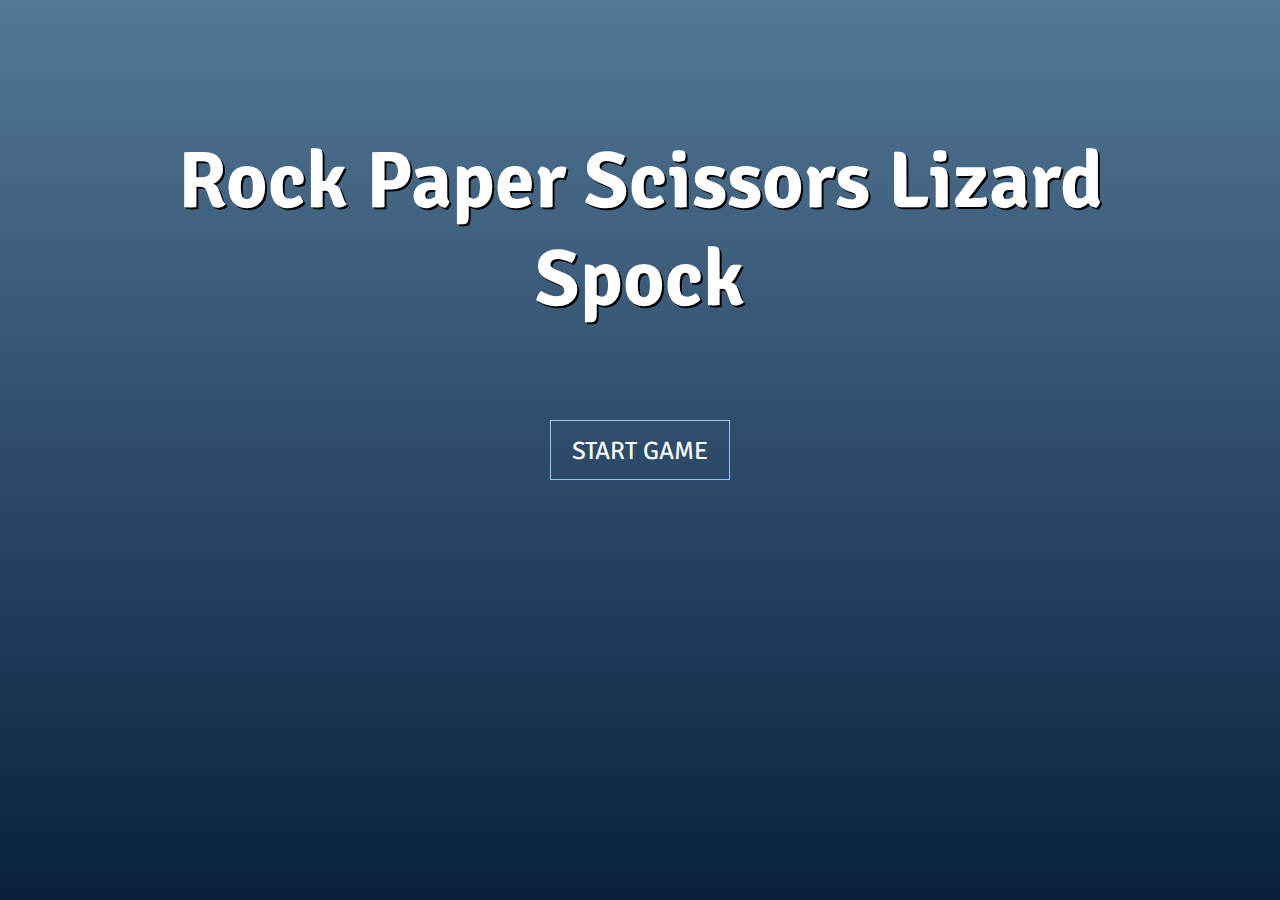
<file: index.html>
<!DOCTYPE html>
<html lang="en">

<head>
    <!-- Primary Meta Tags -->
    <meta charset="UTF-8">
    <meta http-equiv="X-UA-Compatible" content="IE=edge">
    <meta name="viewport" content="width=device-width, initial-scale=1.0, viewport-fit=cover">
    <meta name="theme-color" content="#537895"/>

    <!-- Favicon -->
    <link rel="apple-touch-icon" sizes="180x180" href="assets/favicon_io/apple-touch-icon.png">
    <link rel="icon" type="image/png" sizes="32x32" href="assets/favicon_io/favicon-32x32.png">
    <link rel="icon" type="image/png" sizes="16x16" href="assets/favicon_io/favicon-16x16.png">
    <link rel="manifest" href="assets/favicon_io/site.webmanifest">
    
    <!-- Local style.css -->
    <link rel="stylesheet" href="assets/CSS/style.css">
    <title>Rock, Paper, Scissors, Lizard, Spock</title>

</head>

<body>

    <!-- Start Game page -->
    <div id="introScreen">

        <div id="introScreenContent">

            <div id="containerLogo">

                <h1>Rock Paper Scissors Lizard Spock</h1>

            </div>
        
            <!-- Start Game button -->
            <div id="containerStart">

                <div class="center">
                
                    <button class="btnStart" onclick="startGame()">

                    <svg width="180px" height="60px" viewBox="0 0 180 60" class="border">

                        <polyline points="179,1 179,59 1,59 1,1 179,1" class="bg-line" />
                        <polyline points="179,1 179,59 1,59 1,1 179,1" class="hl-line" />

                    </svg>

                    <span>START GAME</span>

                    </button>

                </div>

            </div>

        </div>

    </div>

    <!-- End Screen Page -->
    <div id="endScreen">

        <div id="endScreenContent">

            <h1 id="txtEndTitle">GAME OVER!</h1>
            <br>
            <h2 id="txtEndMessage">You Win, Lose</h2>

            <div id="btnReplay" class="btn" onclick="replay()">PLAY AGAIN</div>

        </div>

    </div>

    <!-- Header -->
    <header>

        <h1><a href="index.html">Rock Paper Scissors Lizard Spock</a></h1>

    </header>


    <!-- Main Body  -->
    <div class="game-area">

        <div class="result">

            <p>Make your choice</p>

        </div>

        <!-- Icons -->
        <div class="choices">

            <div class="choice" id="r">

                <img src="assets/images/rock.png" alt="rock icon">

            </div>

            <div class="choice" id="p">

                <img src="assets/images/paper.png" alt="paper icon">

            </div>

            <div class="choice" id="s">

                <img src="assets/images/scissors.png" alt="scissors icon">

            </div>

            <div class="choice" id="l">

                <img src="assets/images/lizard.png" alt="lizard icon">

            </div>

            <div class="choice" id="v">

                <img src="assets/images/spock.png" alt="spock icon">

            </div>

        </div>

        <!-- Scores  -->
        <div class="score-area">

            <p class="scores">User <span id="win"> 0</span></p>
            <p class="scores">Computer <span id="lose"> 0</span></p>

        </div>

    </div>

    <!-- Instructions button -->
    <div class="container">

        <a class="btn" href="instructions.html">INSTRUCTIONS</a>

    </div>

    <!-- Internal Script -->

    <script src="assets/js/app.js"></script>

</body>

</html>
</file>
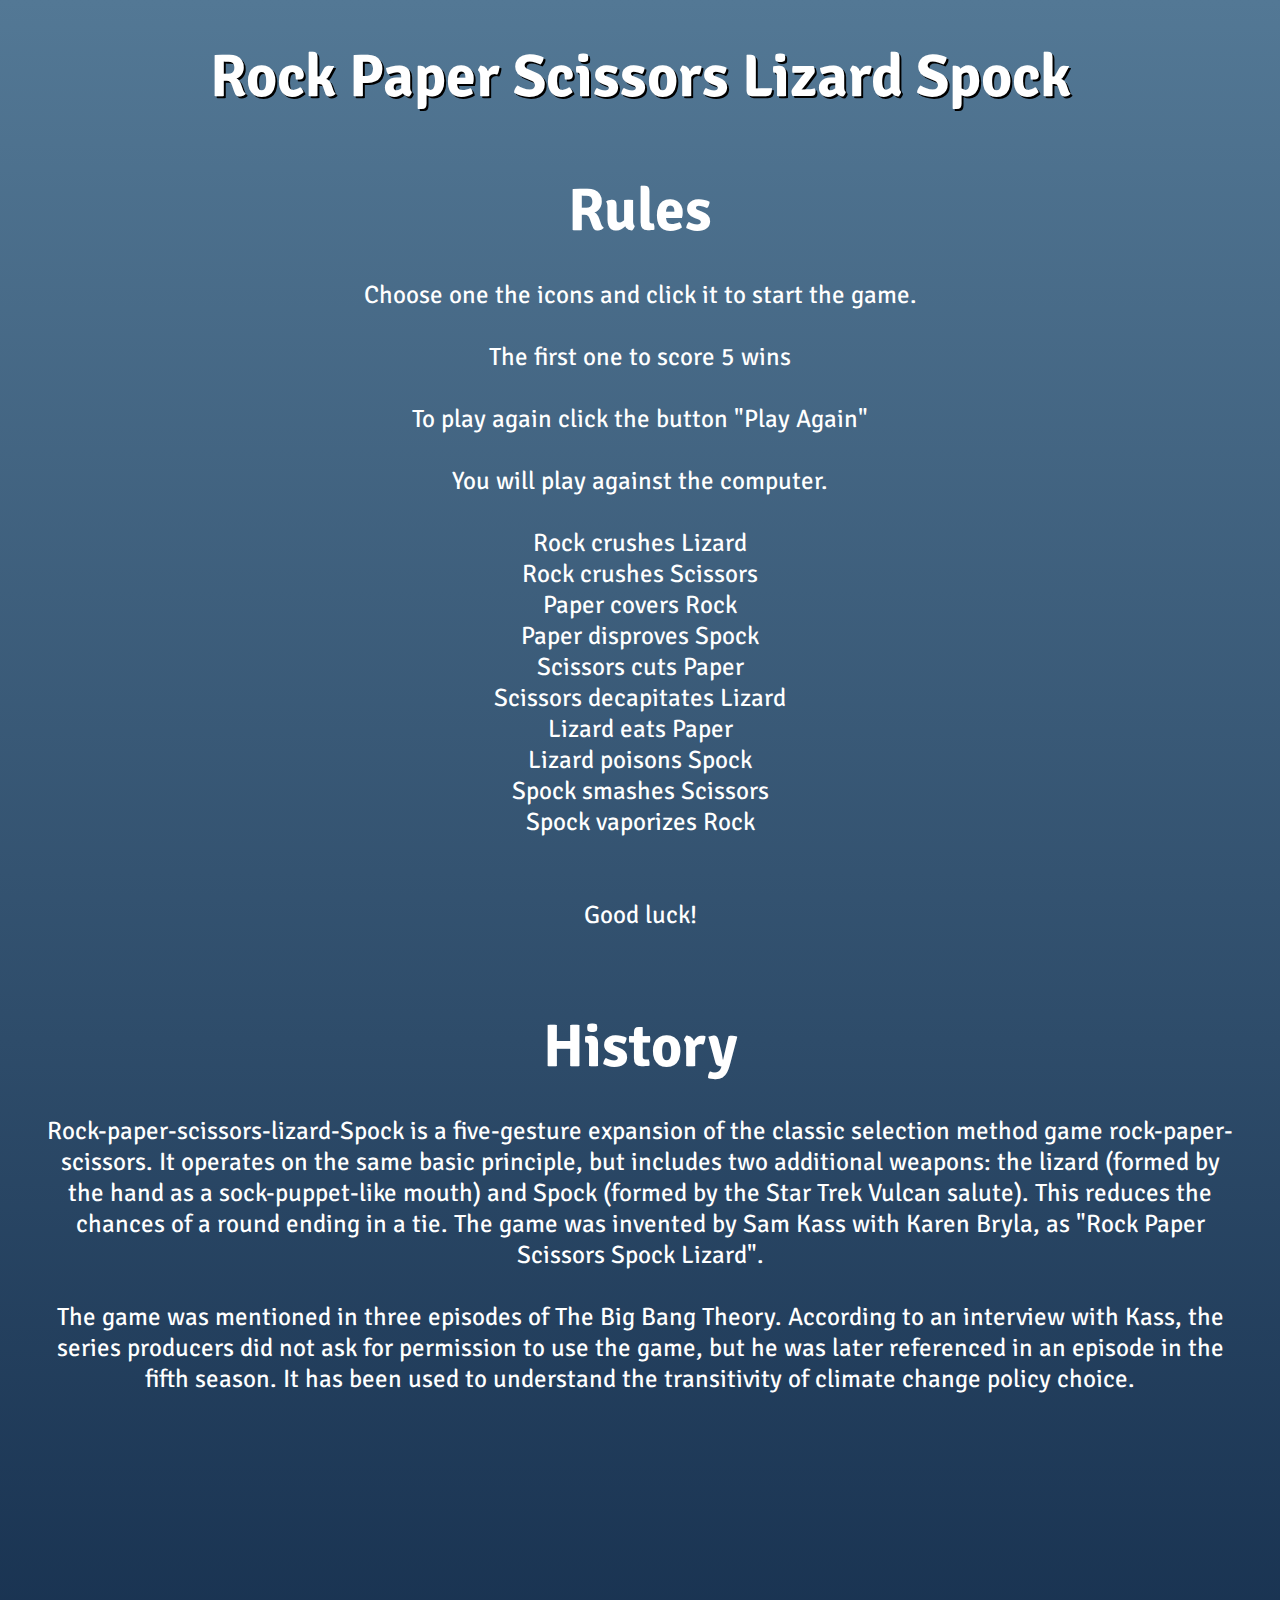
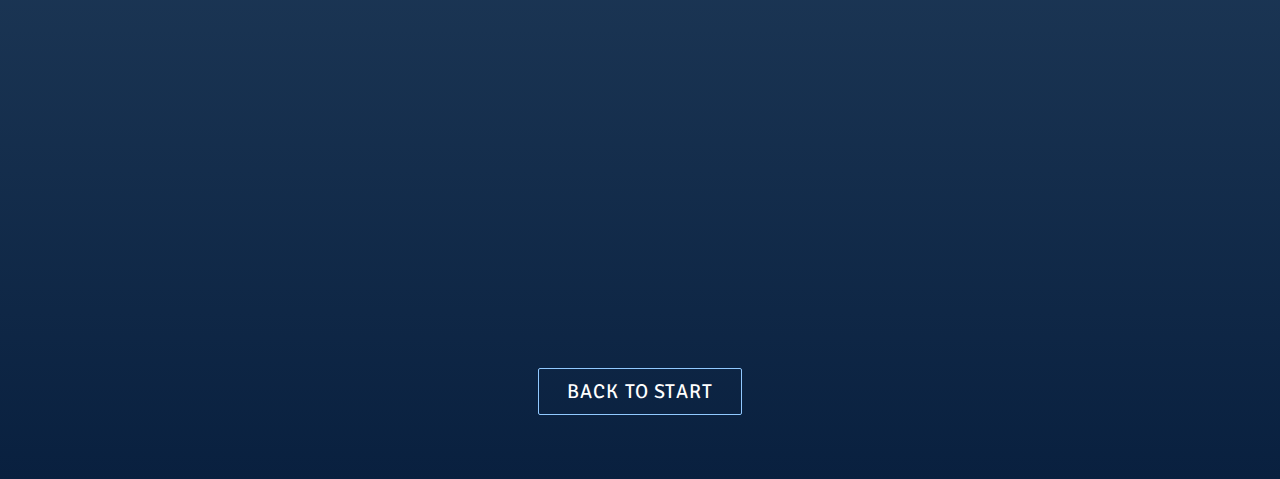
<file: instructions.html>
<!DOCTYPE html>
<html lang="en">


<head>
    <!-- Primary Meta Tags -->
    <meta charset="UTF-8">
    <meta http-equiv="X-UA-Compatible" content="IE=edge">
    <meta name="viewport" content="width=device-width, initial-scale=1.0, viewport-fit=cover">
    <meta name="theme-color" content="#537895"/>

    <!-- Favicon -->
    <link rel="apple-touch-icon" sizes="180x180" href="assets/favicon_io/apple-touch-icon.png">
    <link rel="icon" type="image/png" sizes="32x32" href="assets/favicon_io/favicon-32x32.png">
    <link rel="icon" type="image/png" sizes="16x16" href="assets/favicon_io/favicon-16x16.png">
    <link rel="manifest" href="assets/favicon_io/site.webmanifest">

    <!-- Local style.css -->
    <link rel="stylesheet" href="assets/CSS/style.css">
    <title>Instructions</title>

</head>

<body>
    <!-- Header -->
    <header>

        <h1><a href="index.html">Rock Paper Scissors Lizard Spock</a> </h1>

    </header>

    <!-- Rules -->
    <div id="rules">

        <h2>Rules</h2>
        <br>
        <p>Choose one the icons and click it to start the game.</p>
        <br>
        <p>The first one to score 5 wins</p>
        <br>
        <p>To play again click the button "Play Again"</p>
        <br>
        <p>You will play against the computer.</p>
        <br>
        <p>Rock crushes Lizard</p>
        <p>Rock crushes Scissors</p>
        <p>Paper covers Rock</p>
        <p>Paper disproves Spock</p>
        <p>Scissors cuts Paper</p>
        <p>Scissors decapitates Lizard</p>
        <p>Lizard eats Paper</p>
        <p>Lizard poisons Spock</p>
        <p>Spock smashes Scissors</p>
        <p>Spock vaporizes Rock</p>
        <br>
        <br>
        <p>Good luck!</p>

    </div>

    <!-- History -->
    <div id="history">

        <h2>History</h2>
        <br>
        <p>
            Rock-paper-scissors-lizard-Spock is a five-gesture expansion of the classic selection method game rock-paper-scissors. 
            It operates on the same basic principle, but includes two additional weapons: the lizard (formed by the hand as a sock-puppet-like mouth) and Spock (formed by the Star Trek Vulcan salute).
            This reduces the chances of a round ending in a tie. The game was invented by Sam Kass with Karen Bryla, as "Rock Paper Scissors Spock Lizard".
            <br>
            <br>
            The game was mentioned in three episodes of The Big Bang Theory. 
            According to an interview with Kass, the series producers did not ask for permission to use the game, but he was later referenced in an episode in the fifth season. 
            It has been used to understand the transitivity of climate change policy choice.
        </p>

    </div>

    <!-- Video -->
    <div id="video">

        <iframe id="video-rules" src="https://www.youtube.com/embed/Kov2G0GouBw" title="Rock Paper scissors Lizard Spock"  allow="accelerometer; autoplay; clipboard-write; encrypted-media; gyroscope; picture-in-picture" allowfullscreen></iframe>

    </div>

    <!-- Back to game button -->
    <div class="container">

        <a class="btn" href="index.html" onclick="startGame()">BACK TO START</a>

    </div>
    
    <!-- Internal Script -->
    
    <script src="assets/js/app.js"></script>

</body>

</html>
</file>
<file: assets/CSS/style.css>
/* Google Font Imports */
@import url('https://fonts.googleapis.com/css2?family=Signika+Negative:wght@400;500;600&display=swap');

/* HTML, Body and basic display settings */
* {
    margin: 0;
    padding: 0;
    box-sizing: border-box;
}

/* Hide scrollbar */
::-webkit-scrollbar {
    display: none;
}

html {
    background-color: #537895;
}

body {
    font-family: 'Signika Negative', sans-serif;
    background-image: linear-gradient(to top, #09203f 0%, #537895 100%);
    background-repeat: no-repeat;
    overflow: scroll;
    color: #ffffff;
    height: 100%;
    min-height: 100vh;
    margin: 0;
    position: relative;
}

a {
    text-decoration: none;
    color: inherit;
}

/* Heading */
header {
    padding: 20px;
}

header > h1 {
    text-align: center;
    font-size: 60px;
    color: white;
    text-shadow: 2px 2px black;
    margin-top: 20px;
}

/* Game Area */
.game-area {
    border: 2px solid white ;
    box-shadow: 0 10px 15px -3px rgb(0 0 0 / 0.2), 0 4px 6px -4px rgb(0 0 0 / 0.2);
    border-radius: 2px;
    width: 80%;
    height: 500px;
    margin: 80px auto;
}

.result {
    font-size: 35px;
    color: white; 
    padding-top: 60px;
    padding-bottom: 20px;
}

.result > p {
    text-align: center;
}


#subUser {
    color: green;
    font-size: 15px;
}

#subComp {
    color: red;
    font-size: 15px;
}

.choices {
    text-align: center;
    margin-top: 40px;
}

.choice {
    display: inline-block;
    border: 4px solid white;
    border-radius: 50%;
    padding: 10px;
    margin: 0 20px;
    transition: all 0.3s ease;
}

.choice:hover {
    cursor: pointer;
    background: #053d74;
}

.green-glow {
    border: 4px solid #4dcc7d;
    box-shadow: 0 0 10px #31b43a;
}


.red-glow {
    border: 4px solid #fc121b;
    box-shadow: 0 0 10px #d01115;
}

.yellow-glow {
    border: 4px solid #e7ed3b;
    box-shadow: 0 0 10px #9fa326;
}

.scores {
    display: inline-block;
    padding: 60px;
   
}

.score-area {
    margin: auto;
    width: 60%;
    font-size: 30px;
    color: white;
    text-align: center;
}

#win {
    color: green;
    font-weight: bold;
}

#lose {
    color: red;
    font-weight: bold;
}

/* Buttons rules */
.btn {
    margin: 0 auto;
    padding: 10px 28px 10px 28px;
    letter-spacing: 1.2px;
    font-size: 20px;
    margin-top: 25px;
    background-color: transparent;
    border: 1px solid #91C9FF;
    border-radius: 2px;
    color: white;
    transition: all 0.3s ease;
} 

/* Start Game screen */
#containerLogo {
    width: 80%;
    font-size: 40px;
    position: absolute;
    display: flex;
    left: 50%;
    top: 30%;
    transform: translate(-50%, -50%);
    justify-content: center;
    text-align: center;
    align-items: center;
    padding-bottom: 80px;
    text-shadow: 2px 2px black;
}

/* Start button rules */
#containerStart {
    width: 400px;
    height: 400px;
    position: absolute;
    left: 50%;
    top: 50%;
    transform: translate(-50%, -50%);
    display: flex;
    justify-content: center;
    align-items: center;
}
  
.center {
    width: 180px;
    height: 60px;
    position: absolute;
}
  
.btnStart {
    width: 180px;
    height: 60px;
    cursor: pointer;
    background: transparent;
    border: 1px solid #91C9FF;
    outline: none;
    transition: 0.6s ease-in-out;
}

/* Button animation rules */
svg {
    position: absolute;
    left: 0;
    top: 0;
    fill: none;
    stroke: #fff;
    stroke-dasharray: 150 480;
    stroke-dashoffset: 150;
    transition: 0.6s ease-in-out;
    font-family: 'Signika Negative', sans-serif;
}
  
.btnStart:hover {
    transition: 0.6s ease-in-out;
    background: #4F95DA;
}
  
.btnStart:hover svg {
    stroke-dashoffset: -480;
}
  
.btnStart span {
    color: white;
    font-size: 25px;
    font-family: 'Signika Negative', sans-serif;
}

/* End screen button */
#btnReplay {
    margin: 0 auto;
    padding: 10px 28px 10px 28px;
    letter-spacing: 1.2px;
    font-size: 25px;
    margin-top: 60px;
    background-color: transparent;
    border: 1px solid #91C9FF;
    border-radius: 2px;
    color: white;
    transition: all 0.3s ease;
    width: 40%;
}

#btnReplay:hover {
    cursor: pointer;
    background: #053d74;
}

.container {
    text-align: center;
    margin-top: 40px;
    height: 100px;
}

.btn:hover {
    cursor: pointer;
    background: #053d74;
}

/* Start game screen */
#introScreen {
    position: absolute;
    z-index: 100;
    width: 100%;
    height: 100%;
    background-image: linear-gradient(to top, #09203f 0%, #537895 100%);
}

/* End game screen */
#endScreen {
    position: absolute;
    z-index: 101;
    width: 100%;
    height: 100%;
    background-color:rgba(0, 0, 0, 0.7);
    display: none;
    margin: 0 auto;
    color: white;
}

#endScreenContent {
    width: 600px;
    height: 400px;
    padding: 20px;
    margin: 0 auto;
    margin-top: 90px;
    text-align: center;
}

#endScreenContent > h1 {
    font-size: 70px;
}

#endScreenContent > h2 {
    font-size: 40px;
}


/* Instructions page */
#rules {
    text-align: center;
    padding: 40px;
    font-size: 25px;
    
}

#rules > h2 {
    font-size: 60px;
}

#history {
    text-align: center;
    font-size: 25px;
    padding: 40px;
    margin: 0 auto;
}

#history > h2 {
    font-size: 60px;
}

#video {
    text-align: center;
}

#video-rules {
    height: 500px;
    width: 70%;
    padding-top: 40px;
    padding-bottom: 40px;
    border: 0;
}

/* Media Queries */

/* Portrait mode */


/* For wide desktop monitors 2560px up */
@media screen and (min-width: 2560px) {

    header > h1 {
        font-size: 80px;
    }

    .game-area {
        width: 1000px;
        height: 540px;
    }

    #history {
        width: 30%;
    }
}

/* For large sized laptop screens from 1440px up */
@media screen and (min-width: 1440px) {

    header > h1 {
        font-size: 80px;
    }

    .game-area {
        width: 60%;
        height: 540px;
    }

    #containerLogo {
        font-size: 45px;
    }

    .result {
        font-size: 45px;
    }

    .choice  > img{
        width: 100px;
        height: 100px;
    }

    .score-area {
        margin-top: 40px;
        font-size: 30px;
    }

    #video-rules {
        width: 800px;
    }

}

/* For large to screens sizes from  1050px wide down */

@media screen and (max-width: 1050px) {

    .score-area {
        width: 70%;
        font-size: 25px;
    }

    .game-area {
        width: 80%;
        height: 600px;
    }

    #containerLogo {
        font-size: 35px;
    }

    #history > h2 {
        font-size: 50px;
    } 

    #rules > h2{
        font-size: 50px;
    }

}

/* For tablet sized screens from  790px wide down */

@media screen and (max-width: 788px) {

    #containerLogo {
        font-size: 30px;
        width: 90%;
    }

    .score-area {
        width: 100%;
    }

    #history {
        width: 90%;
    }

    #history > h2 {
        font-size: 40px;
    } 

    #rules > h2{
        font-size: 40px;
    }

    svg {
        display: none;
    }
}

/* For large mobile device sized screens from  633px wide down */

@media screen and (max-width: 633px) {
    header > h1 {
        font-size: 40px;
    }

    .game-area {
        width: 90%;
        height: 520px;
    }

    .result {
        font-size: 30px;
    }

    .choice  > img{
        width: 80px;
        height: 80px;
    }

    #rules > h2 {
        font-size: 35px;
    }

    #rules {
        font-size: 25px;
    }

    #history > h2 {
        font-size: 35px;
    }

    #endScreenContent {
        width: 400px;
        
    }
    
    #endScreenContent > h1 {
        font-size: 60px;
    }
    
    #endScreenContent > h2 {
        font-size: 40px;
    }

    #btnReplay {
        width: 70%;
    }
    
}

/* For large mobile device sized screens from  505px wide down */

@media screen and (max-width: 505px) {

    .result {
        font-size: 25px;
    }


    .choice {
        margin: 0 10px;
    }

    #subUser {
        font-size: 10px;
    }
    
    #subComp {
        font-size: 10px;
    }

    .score-area {
        font-size: 20px;
    }

    #history {
        font-size: 20px;
    }


    #rules {
        font-size: 20px;
    }

    #video-rules {
        height: 400px;
        width: 80%;  
    }

    #containerLogo {
        font-size: 25px;
    }
}

/* For large mobile device sized screens from  448px wide down */

@media screen and (max-width: 448px) {

    .choice  > img{
        width: 70px;
        height: 70px;
    }

    .game-area {
        height: 460px;
    }

    .result {
        padding-top: 30px;
        padding-bottom: 10px;
    }

    .choices {
        margin-top: 20px;
    }

    .choice {
        margin-top: 10px;
    }
    
    .scores {
        padding: 40px;
    }


    #history {
        width: 95%;
    }

    #containerStart {
        height: 200px;
        width: 200px;
        margin-bottom: 20px;
    }

    .center {
        width: 140px;
        height: 40px;
        margin-top: 80px;
        font-size: 10px;
    } 

    .btnStart {
        width: 140px;
        height: 40px;
    }

    .btnStart  > span{
        font-size: 20px;
    }

    svg {
        display: none;
    }
}

/* For medium mobile device sized screens from  410px wide down */

@media screen and (max-width: 410px) {

    header > h1 {
        font-size: 35px;  
    }

    .game-area {
        height: 520px;
        margin: 20px auto;
    }

    .result {
        font-size: 25px;
    }

    .scores {
        padding: 20px;
    }

    
    #history > h2 {
        font-size: 30px;
    }

    #rules {
        font-size: 25px;
    }

    #rules > h2 {
        font-size: 30px;
    }

    #containerLogo {
        font-size: 25px;
        margin-top: 40px;
    }

    #containerStart {
        height: 200px;
        width: 200px;
        margin-bottom: 20px;
    }

    .center {
        width: 140px;
        height: 40px;
        margin-top: 80px;
        font-size: 10px;
    } 

    .btnStart {
        width: 140px;
        height: 40px;
    }

    .btnStart  > span{
        font-size: 20px;
    }

    svg {
        display: none;
    }

    #endScreenContent {
        margin-top: 120px;
        width: 250px;
    }
    
    #endScreenContent > h1 {
        font-size: 40px;
    }
    
    #endScreenContent > h2 {
        font-size: 30px;
    }

    #btnReplay {
        width: 85%;
        font-size: 15px;
    }

}

/* For small mobile device sized screens from  360px wide down */

@media screen and (max-width: 360px) {

    #containerLogo {
        font-size: 20px;
    }

    .btnStart > span {
        font-size: 16px;
    }

    header > h1 {
        font-size: 30px;  
    }

    .game-area {
        margin: 20px auto;
        height: 360px;
    }

    .result {
        font-size: 20px;
    }


    .choice  > img{
        width: 40px;
        height: 40px;
    }

    .container > a {
        font-size: 15px;
    }

    #rules > h2 {
        font-size: 25px;
    }

    #rules {
        font-size: 16px;
    }

    #history > h2 {
        font-size: 25px;
    }

    #history {
        font-size: 16px;
    }

    #video-rules {
        height: 300px;
        width: 85%;  
    }

}

/* Landscape mode */


/* For large mobile device screen with max height of 600px in landscape mode */

@media only screen and (max-height: 600px) and (orientation: landscape) {
    
    header > h1 {
        font-size: 30px;  
    }


    .game-area {
        height: 300px;
        margin: 20px auto;
    }

    .result {
        font-size: 20px;
        padding-top: 40px;
    }

    .choice  > img{
        width: 45px;
        height: 45px;
    }

    .choices {
        margin-top: 10px;
    }

    .choice {
        margin-top: 10px;
        margin-bottom: 20px;
    }

    .scores {
        padding: 20px;
        font-size: 15px;
    }

    .container {
        padding-top: 20px;
    }

    .container > a {
        font-size: 15px;
    }

    .center {
        width: 140px;
        height: 40px;
        margin-top: 80px;
        font-size: 10px;
    } 

    .btnStart {
        width: 140px;
        height: 40px;
    }

    .btnStart  > span{
        font-size: 20px;
    }

    svg {
        display: none;
    }

    #endScreen {
        height: 100%;
        width: 100%;
    }

    #endScreenContent {
        margin-top: 120px;
        width: 300px;
        height: 200px;
    }
    
    #endScreenContent > h1 {
        font-size: 40px;
    }
    
    #endScreenContent > h2 {
        font-size: 30px;
    }

    #btnReplay {
        width: 85%;
        font-size: 15px;
    }

    #btnReplay {
        width: 85%;
        font-size: 15px;
    }

    #rules {
        font-size: 20px;
    }

    #rules > h2 {
        font-size: 25px;
    }

    #history {
        font-size: 20px;
        width: 100%;
    }

    #history > h2 {
        font-size: 25px;
    }

    #video-rules {
        height: 400px;
        width: 70%;  
    }

}

/* For mobile device screen with max height of 400px in landscape mode */
@media only screen and (max-height: 400px) and (orientation: landscape) {

    .game-area {
        height: 300px;
        margin: 20px auto;
    }

    .result {
        font-size: 20px;
        padding-top: 40px;
    }

    .choice  > img{
        width: 45px;
        height: 45px;
    }

    .choices {
        margin-top: 10px;
    }

    .choice {
        margin-left: 5px;
        margin-bottom: 20px;
    }

    .scores {
        padding: 20px;
        font-size: 15px;
    }

    .container {
        padding-top: 20px;
    }

    .container > a {
        font-size: 15px;
    }

    #containerLogo {
        font-size: 25px;
        margin-top: 20px;
    }

    #endScreenContent {
        margin-top: 80px;
    }
    
    #endScreenContent > h1 {
        font-size: 40px;
    }
    
    #endScreenContent > h2 {
        font-size: 30px;
    }

    #btnReplay {
        width: 85%;
        font-size: 15px;
    }
    
    #btnReplay {
        width: 85%;
        font-size: 15px;
    }

    #rules {
        font-size: 20px;
    }

    #rules > h2 {
        font-size: 25px;
    }

    #history {
        font-size: 20px;
        width: 100%;
    }

    #history > h2 {
        font-size: 25px;
    }

    #video-rules {
        height: 400px;
        width: 70%;  
    }
}

/* For mobile device screen with max height of 375px in landscape mode */
@media only screen and (max-height: 375px) and (orientation: landscape) {

    .game-area {
        height: 260px;
        margin: 20px auto;
    }

    .result {
        font-size: 20px;
        padding-top: 40px;
    }

    .choice  > img{
        width: 35px;
        height: 35px;
    }

    .choices {
        margin-top: 10px;
    }

    .choice {
        margin-left: 5px;
        margin-bottom: 20px;
    }

    .scores {
        padding: 20px;
        font-size: 15px;
    }

    .container {
        padding-top: 20px;
    }

    .container > a {
        font-size: 15px;
    }


    #endScreenContent {
        margin-top: 80px;
        width: 300px;
    }
    
    #endScreenContent > h1 {
        font-size: 40px;
    }
    
    #endScreenContent > h2 {
        font-size: 30px;
    }

    #btnReplay {
        width: 85%;
        font-size: 15px;
    }

    #btnReplay {
        width: 85%;
        font-size: 15px;
    }

    #rules {
        font-size: 20px;
    }

    #rules > h2 {
        font-size: 25px;
    }

    #history {
        font-size: 20px;
        width: 100%;
    }

    #history > h2 {
        font-size: 25px;
    }

    #video-rules {
        height: 320px;
        width: 70%;  
    }
}

/* For small mobile device screen with max height of 320px in landscape mode */
@media only screen and (max-height: 320px) and (orientation: landscape) {

    header > h1 {
        font-size: 25px;  
    }

    .game-area {
        height: 220px;
        margin: 20px auto;
    }

    .result {
        font-size: 15px;
        padding-top: 20px;
    }

    .choice  > img{
        width: 35px;
        height: 35px;
    }

    .choices {
        margin-top: 10px;
    }

    .choice {
        margin-left: 5px;
        margin-bottom: 10px;
    }

    .scores {
        padding: 20px;
        font-size: 15px;
    }

    .container {
        padding-top: 20px;
    }

    .container > a {
        font-size: 15px;
    }


    #endScreenContent {
        margin-top: 80px;
        width: 250px;
    }
    
    #endScreenContent > h1 {
        font-size: 35px;
    }
    
    #endScreenContent > h2 {
        font-size: 25px;
    }

    #btnReplay {
        width: 85%;
        font-size: 15px;
    }

    #rules {
        font-size: 20px;
    }

    #rules > h2 {
        font-size: 25px;
    }

    #history {
        font-size: 20px;
        width: 100%;
    }

    #history > h2 {
        font-size: 25px;
    }

    #video-rules {
        height: 320px;
        width: 70%;  
    }
}
</file>
